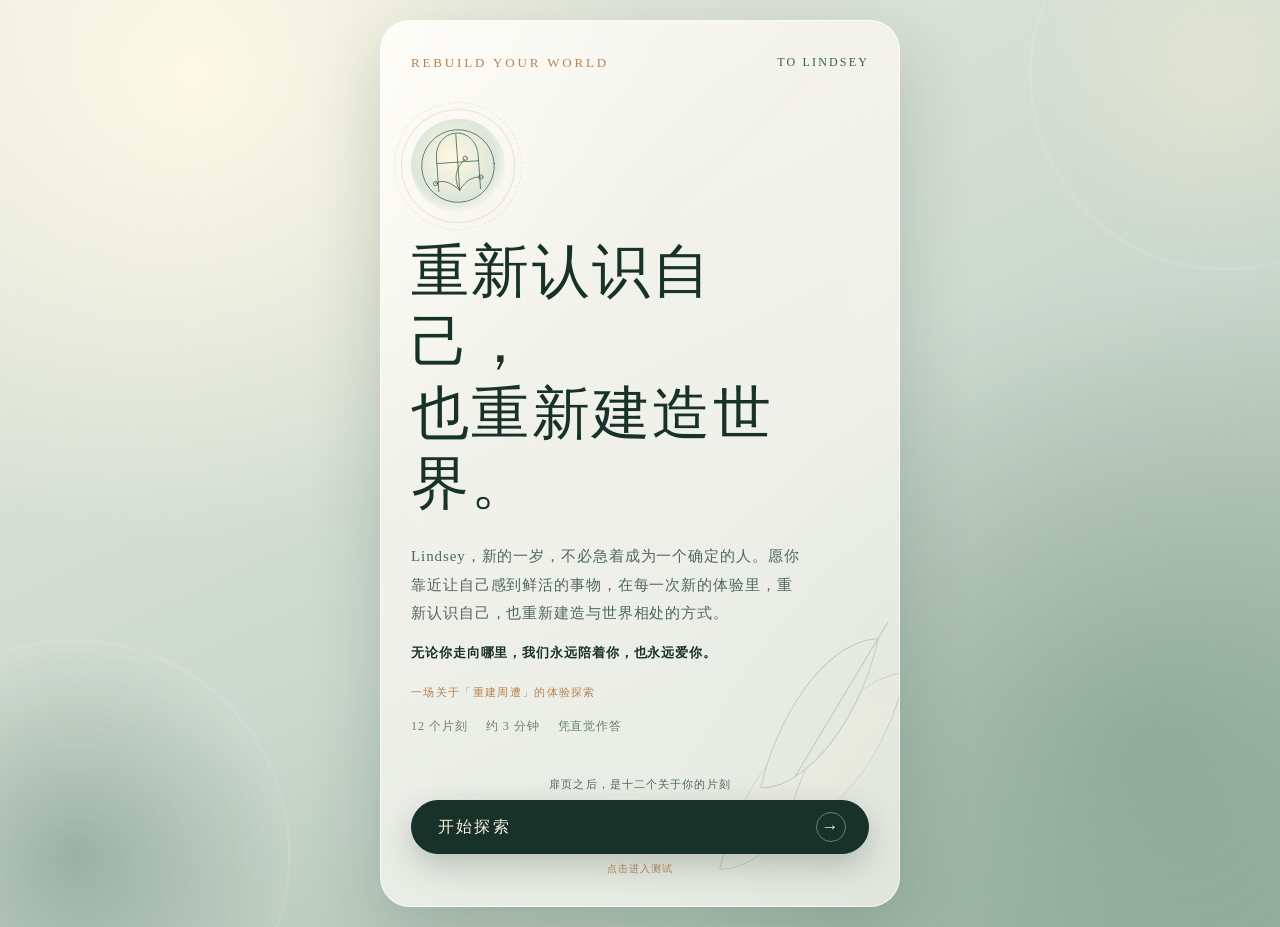
<file: index.html>
<!doctype html>
<html lang="zh-CN">
  <head>
    <meta charset="UTF-8" />
    <meta name="viewport" content="width=device-width, initial-scale=1.0, viewport-fit=cover" />
    <meta name="theme-color" content="#182b25" />
    <title>重建周遭｜新一岁体验测试</title>
    <link rel="stylesheet" href="./styles.css" />
  </head>
  <body>
    <div class="ambient ambient-one"></div>
    <div class="ambient ambient-two"></div>
    <main id="app" class="app-shell" aria-live="polite"></main>
    <canvas id="share-canvas" width="1080" height="1440" hidden></canvas>
    <script src="./app.js?v=20260615-activity-binding"></script>
  </body>
</html>
</file>
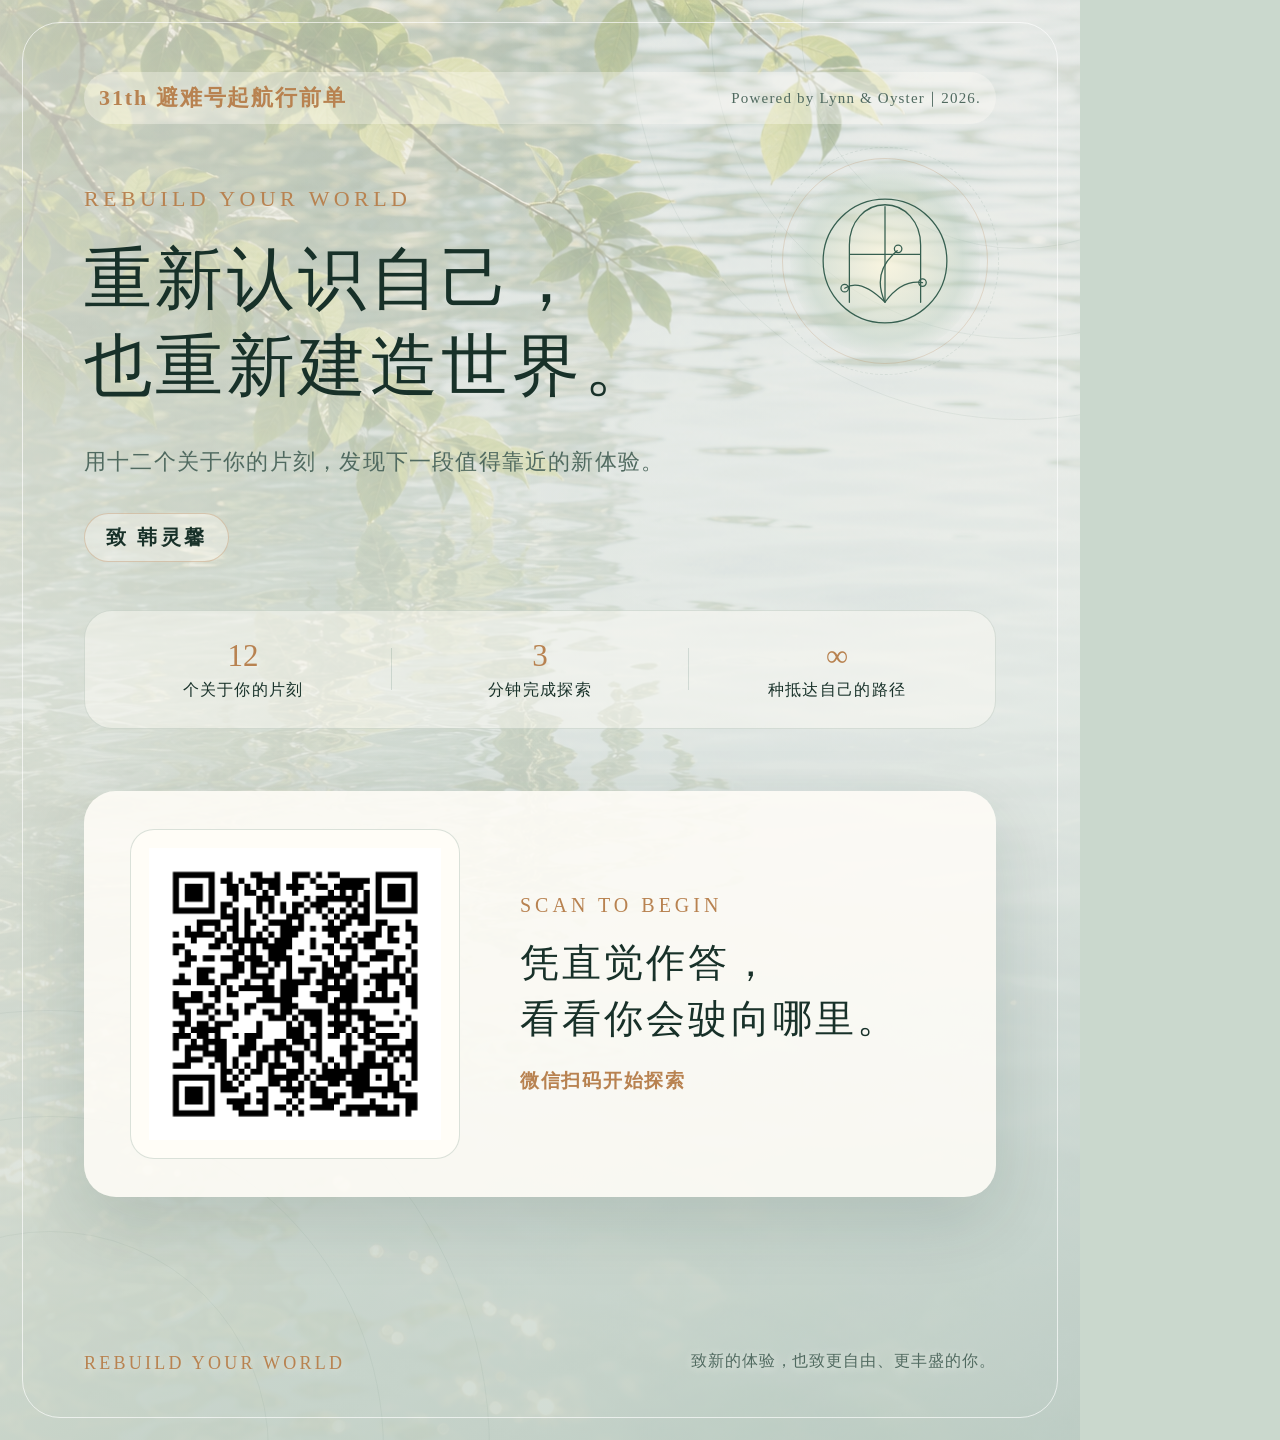
<file: share-poster.html>
<!doctype html>
<html lang="zh-CN">
  <head>
    <meta charset="UTF-8" />
    <meta name="viewport" content="width=device-width, initial-scale=1.0" />
    <title>重建周遭｜分享海报</title>
    <link rel="stylesheet" href="./share-poster.css" />
  </head>
  <body>
    <main class="poster">
      <div class="rings rings-top" aria-hidden="true"></div>
      <div class="rings rings-bottom" aria-hidden="true"></div>

      <header class="poster-header">
        <p>31th 避难号起航行前单</p>
        <span>Powered by Lynn &amp; Oyster｜2026.</span>
      </header>

      <section class="poster-title">
        <div class="window-mark" aria-hidden="true">
          <svg viewBox="0 0 160 160">
            <circle cx="80" cy="80" r="66"/>
            <path d="M42 124V63c0-25 17-43 38-43s38 18 38 43v61M80 22v102M42 73h76"/>
            <path d="M80 124c-10-22-5-40 13-55M80 124c13-18 26-23 40-21M80 124c-18-18-32-22-43-15"/>
            <circle cx="94" cy="67" r="4"/><circle cx="120" cy="103" r="4"/><circle cx="37" cy="109" r="4"/>
          </svg>
        </div>
        <p class="kicker">REBUILD YOUR WORLD</p>
        <h1>重新认识自己，<br />也重新建造世界。</h1>
        <p class="intro">用十二个关于你的片刻，发现下一段值得靠近的新体验。</p>
        <p class="recipient">致 韩灵馨</p>
      </section>

      <section class="journey" aria-label="测试信息">
        <p><strong>12</strong><span>个关于你的片刻</span></p>
        <i aria-hidden="true"></i>
        <p><strong>3</strong><span>分钟完成探索</span></p>
        <i aria-hidden="true"></i>
        <p><strong>∞</strong><span>种抵达自己的路径</span></p>
      </section>

      <section class="scan">
        <div class="qr-frame">
          <img src="./assets/share/birthday-experience-qr.png" alt="进入体验测试的二维码" />
        </div>
        <div class="scan-copy">
          <p>SCAN TO BEGIN</p>
          <h2>凭直觉作答，<br />看看你会驶向哪里。</h2>
          <span>微信扫码开始探索</span>
        </div>
      </section>

      <footer>
        <p>REBUILD YOUR WORLD</p>
        <span>致新的体验，也致更自由、更丰盛的你。</span>
      </footer>
    </main>
  </body>
</html>
</file>
<file: styles.css>
:root {
  --ink: #183129;
  --ink-soft: #4e675e;
  --paper: #f4efe2;
  --paper-deep: #e9dfcb;
  --leaf: #365f50;
  --moss: #668271;
  --gold: #b88250;
  --line: rgba(38, 71, 59, 0.18);
  --white-glass: rgba(255, 253, 247, 0.68);
  --shadow: 0 24px 70px rgba(18, 43, 35, 0.18);
}

* {
  box-sizing: border-box;
}

html {
  min-height: 100%;
  background: #d9e1d7;
}

body {
  min-height: 100vh;
  margin: 0;
  overflow-x: hidden;
  color: var(--ink);
  font-family: "Noto Serif SC", "Songti SC", "STSong", serif;
  background:
    radial-gradient(circle at 15% 8%, rgba(255, 251, 231, 0.9), transparent 34%),
    radial-gradient(circle at 90% 80%, rgba(95, 132, 112, 0.38), transparent 35%),
    linear-gradient(155deg, #e9eadf 0%, #cbd8ce 55%, #9fb7a7 100%);
}

body.save-panel-open {
  overflow: hidden;
}

button {
  font: inherit;
}

.ambient {
  position: fixed;
  z-index: 0;
  border: 1px solid rgba(255, 255, 255, 0.32);
  border-radius: 50%;
  pointer-events: none;
  filter: blur(1px);
}

.ambient-one {
  top: -120px;
  right: -140px;
  width: 390px;
  height: 390px;
  background: radial-gradient(circle, rgba(255, 242, 207, 0.35), transparent 68%);
}

.ambient-two {
  bottom: -170px;
  left: -140px;
  width: 430px;
  height: 430px;
  background: radial-gradient(circle, rgba(40, 85, 67, 0.28), transparent 68%);
}

.app-shell {
  position: relative;
  z-index: 1;
  display: grid;
  min-height: 100svh;
  place-items: center;
  padding: 20px;
}

.page {
  width: min(100%, 520px);
  animation: page-in 520ms ease both;
}

.paper-card {
  position: relative;
  overflow: hidden;
  border: 1px solid rgba(255, 255, 255, 0.58);
  border-radius: 30px;
  background:
    linear-gradient(135deg, rgba(255, 255, 255, 0.52), transparent 35%),
    var(--white-glass);
  box-shadow: var(--shadow);
  backdrop-filter: blur(22px);
  -webkit-backdrop-filter: blur(22px);
}

.paper-card::before {
  position: absolute;
  inset: 0;
  border-radius: inherit;
  background-image: repeating-linear-gradient(
    0deg,
    transparent,
    transparent 3px,
    rgba(55, 82, 68, 0.015) 4px
  );
  content: "";
  pointer-events: none;
}

.hero {
  display: flex;
  flex-direction: column;
  min-height: min(720px, calc(100svh - 40px));
  padding: 34px 30px 30px;
}

.hero-top,
.question-top,
.result-top {
  position: relative;
  z-index: 1;
}

.eyebrow {
  margin: 0 0 14px;
  color: var(--gold);
  font-family: "DM Serif Display", Georgia, serif;
  font-size: 13px;
  letter-spacing: 0.22em;
  text-transform: uppercase;
}

.dedication-row {
  display: flex;
  gap: 12px;
  align-items: start;
  justify-content: space-between;
}

.dedication {
  margin: 0;
  color: var(--leaf);
  font-family: "DM Serif Display", Georgia, serif;
  font-size: 12px;
  letter-spacing: 0.18em;
}

.hero-mark {
  position: relative;
  display: grid;
  width: 78px;
  height: 78px;
  margin: 46px 0 32px;
  place-items: center;
  border: 1px solid rgba(42, 84, 67, 0.28);
  border-radius: 50% 50% 48% 52%;
  color: var(--leaf);
  transform: rotate(-4deg);
}

.hero-mark-textured {
  border: 0;
  background:
    radial-gradient(circle, rgba(245, 232, 195, 0.74), rgba(181, 202, 185, 0.34) 58%, transparent 72%);
}

.hero-mark-window {
  width: 94px;
  height: 94px;
  margin: 34px 0 24px;
  background:
    radial-gradient(circle at 46% 42%, rgba(255, 248, 222, 0.92), rgba(190, 209, 190, 0.48) 56%, transparent 74%);
}

.hero-mark-window::before,
.hero-mark-window::after {
  position: absolute;
  width: 112px;
  height: 112px;
  border: 1px solid rgba(184, 130, 80, 0.2);
  border-radius: 50%;
  content: "";
}

.hero-mark-window::after {
  width: 126px;
  height: 126px;
  border-color: rgba(54, 95, 80, 0.1);
  border-style: dashed;
  transform: rotate(18deg);
}

.cover-mark-svg {
  width: 88px;
  height: 88px;
  overflow: visible;
  fill: none;
  stroke: var(--leaf);
  stroke-linecap: round;
  stroke-linejoin: round;
  stroke-width: 1.35;
}

.hero h1 {
  max-width: 410px;
  margin: 0;
  color: var(--ink);
  font-size: clamp(38px, 10vw, 58px);
  font-weight: 500;
  letter-spacing: 0.04em;
  line-height: 1.22;
}

.hero-lead {
  max-width: 390px;
  margin: 22px 0 0;
  color: var(--ink-soft);
  font-size: 15px;
  letter-spacing: 0.06em;
  line-height: 1.9;
}

.hero-love {
  max-width: 390px;
  margin: 13px 0 0;
  color: var(--ink);
  font-size: 13px;
  font-weight: 600;
  letter-spacing: 0.07em;
  line-height: 1.9;
}

.hero-theme {
  margin: 20px 0 0;
  color: var(--gold);
  font-size: 11px;
  letter-spacing: 0.12em;
}

.hero-meta {
  display: flex;
  gap: 18px;
  margin: 18px 0 24px;
  color: var(--moss);
  font-size: 12px;
  letter-spacing: 0.08em;
}

.cover-entry {
  position: relative;
  z-index: 2;
  display: grid;
  gap: 8px;
  margin-top: auto;
  padding-top: 18px;
  text-align: center;
}

.cover-entry-hint,
.cover-entry-note {
  margin: 0;
  color: var(--ink-soft);
  font-size: 11px;
  letter-spacing: 0.1em;
}

.cover-entry-note {
  color: var(--gold);
  font-size: 10px;
}

.cover-start-button {
  display: flex;
  align-items: center;
  justify-content: space-between;
  padding: 0 22px 0 26px;
}

.cover-start-arrow {
  display: grid;
  width: 30px;
  height: 30px;
  place-items: center;
  border: 1px solid rgba(248, 241, 223, 0.38);
  border-radius: 50%;
  font-family: Georgia, serif;
  font-size: 17px;
  transition: transform 180ms ease;
}

.cover-start-button:hover .cover-start-arrow,
.cover-start-button:focus-visible .cover-start-arrow {
  transform: translateX(3px);
}

.botanical {
  position: absolute;
  right: -26px;
  bottom: 60px;
  width: 190px;
  height: 240px;
  opacity: 0.23;
  transform: rotate(13deg);
}

.botanical::before,
.botanical::after {
  position: absolute;
  content: "";
}

.botanical::before {
  left: 92px;
  width: 1px;
  height: 230px;
  background: var(--leaf);
  transform: rotate(18deg);
}

.botanical::after {
  top: 34px;
  left: 40px;
  width: 82px;
  height: 150px;
  border: 1px solid var(--leaf);
  border-radius: 100% 0 100% 0;
  box-shadow:
    35px 34px 0 -1px var(--paper),
    35px 34px 0 0 var(--leaf),
    -22px 82px 0 -1px var(--paper),
    -22px 82px 0 0 var(--leaf);
  transform: rotate(-12deg) skew(-12deg);
}

.primary-button,
.secondary-button,
.ghost-button {
  position: relative;
  z-index: 2;
  width: 100%;
  min-height: 54px;
  border-radius: 999px;
  cursor: pointer;
  transition: transform 180ms ease, background 180ms ease, box-shadow 180ms ease;
}

.primary-button {
  border: 1px solid var(--ink);
  color: #f8f1df;
  background: var(--ink);
  box-shadow: 0 12px 32px rgba(25, 56, 45, 0.24);
  letter-spacing: 0.14em;
}

.primary-button:hover,
.primary-button:focus-visible {
  background: #284a3e;
  transform: translateY(-2px);
}

.secondary-button {
  border: 1px solid var(--line);
  color: var(--ink);
  background: rgba(255, 255, 255, 0.36);
}

.ghost-button {
  min-height: 44px;
  border: 0;
  color: var(--ink-soft);
  background: transparent;
  font-size: 13px;
}

.question-card {
  min-height: min(730px, calc(100svh - 40px));
  padding: 24px 22px;
}

.progress-row {
  display: grid;
  grid-template-columns: 42px 1fr auto;
  gap: 12px;
  align-items: center;
}

.back-button {
  display: grid;
  width: 40px;
  height: 40px;
  place-items: center;
  border: 1px solid var(--line);
  border-radius: 50%;
  color: var(--ink);
  background: rgba(255, 255, 255, 0.28);
  cursor: pointer;
}

.progress-track {
  height: 3px;
  overflow: hidden;
  border-radius: 99px;
  background: rgba(37, 74, 59, 0.12);
}

.progress-fill {
  height: 100%;
  border-radius: inherit;
  background: var(--gold);
  transition: width 360ms ease;
}

.progress-label {
  color: var(--moss);
  font-family: "DM Serif Display", Georgia, serif;
  font-size: 13px;
  letter-spacing: 0.08em;
}

.question-kicker {
  margin: 32px 0 10px;
  color: var(--gold);
  font-family: "DM Serif Display", Georgia, serif;
  font-size: 12px;
  letter-spacing: 0.2em;
  text-transform: uppercase;
}

.question-visual {
  display: flex;
  gap: 12px;
  align-items: center;
  margin-bottom: 10px;
  color: var(--gold);
}

.question-visual span {
  color: var(--moss);
  font-family: "DM Serif Display", Georgia, serif;
  font-size: 11px;
  letter-spacing: 0.14em;
}

.motif-svg {
  width: 58px;
  height: 58px;
  overflow: visible;
  fill: none;
  stroke: currentColor;
  stroke-linecap: round;
  stroke-linejoin: round;
  stroke-width: 1.4;
}

.question-title {
  min-height: 88px;
  margin: 0 0 20px;
  font-size: clamp(23px, 6.2vw, 30px);
  font-weight: 500;
  letter-spacing: 0.03em;
  line-height: 1.62;
}

.options {
  display: grid;
  gap: 11px;
}

.option {
  display: grid;
  grid-template-columns: 32px 1fr;
  gap: 10px;
  align-items: start;
  width: 100%;
  padding: 16px 16px 16px 14px;
  border: 1px solid var(--line);
  border-radius: 17px;
  color: var(--ink);
  text-align: left;
  background: rgba(255, 254, 249, 0.42);
  cursor: pointer;
  transition: border 180ms ease, background 180ms ease, transform 180ms ease;
}

.option:hover,
.option:focus-visible {
  border-color: rgba(55, 98, 80, 0.44);
  background: rgba(255, 254, 249, 0.74);
  transform: translateY(-1px);
}

.option.selected {
  border-color: var(--leaf);
  background: rgba(229, 237, 227, 0.84);
}

.option-letter {
  display: grid;
  width: 26px;
  height: 26px;
  place-items: center;
  border: 1px solid rgba(57, 95, 79, 0.26);
  border-radius: 50%;
  color: var(--gold);
  font-family: "DM Serif Display", Georgia, serif;
  font-size: 12px;
}

.option-text {
  font-size: 14px;
  letter-spacing: 0.025em;
  line-height: 1.8;
}

.result-card {
  padding: 28px 22px 24px;
}

.result-hero {
  position: relative;
  z-index: 1;
  padding: 0 0 24px;
  border-bottom: 1px solid var(--line);
  text-align: center;
}

.result-poster {
  display: block;
  width: min(100%, 390px);
  margin: 0 auto;
  border: 1px solid rgba(255, 255, 255, 0.7);
  border-radius: 22px;
  box-shadow: 0 18px 48px rgba(24, 49, 41, 0.2);
}

.result-dedication {
  margin: 0 0 12px;
  color: var(--gold);
  font-family: "DM Serif Display", Georgia, serif;
  font-size: 11px;
  letter-spacing: 0.22em;
}

.persona-art {
  display: grid;
  width: 164px;
  height: 164px;
  margin: 0 auto 12px;
  place-items: center;
  border-radius: 50%;
  background:
    radial-gradient(circle, rgba(250, 243, 221, 0.9), rgba(218, 228, 216, 0.62) 58%, transparent 70%);
}

.persona-illustration {
  width: 150px;
  height: 150px;
  overflow: visible;
  fill: none;
  stroke: var(--leaf);
  stroke-linecap: round;
  stroke-linejoin: round;
  stroke-width: 1.35;
}

.result-code {
  margin: 0 0 8px;
  color: var(--gold);
  font-family: "DM Serif Display", Georgia, serif;
  font-size: 13px;
  letter-spacing: 0.18em;
  text-transform: uppercase;
}

.result-name {
  margin: 0;
  font-family: "DM Serif Display", "Noto Serif SC", serif;
  font-size: clamp(34px, 9vw, 50px);
  font-weight: 400;
  line-height: 1.14;
}

.result-cn {
  margin: 10px 0 0;
  color: var(--ink-soft);
  font-size: 16px;
  letter-spacing: 0.18em;
}

.result-section {
  position: relative;
  z-index: 1;
  padding: 26px 4px;
  border-bottom: 1px solid var(--line);
}

.section-label {
  margin: 0 0 12px;
  color: var(--gold);
  font-family: "DM Serif Display", Georgia, serif;
  font-size: 11px;
  letter-spacing: 0.2em;
  text-transform: uppercase;
}

.result-section h3 {
  margin: 0 0 13px;
  font-size: 21px;
  font-weight: 600;
  letter-spacing: 0.05em;
}

.result-section p {
  margin: 0;
  color: var(--ink-soft);
  font-size: 14px;
  letter-spacing: 0.035em;
  line-height: 2;
}

.recommendation-box {
  margin-top: 18px;
  padding: 20px;
  border: 1px solid rgba(183, 130, 80, 0.28);
  border-radius: 20px;
  background: rgba(247, 239, 220, 0.58);
}

.recommendation-box strong {
  display: block;
  margin-bottom: 8px;
  font-size: 20px;
  font-weight: 600;
  letter-spacing: 0.06em;
}

.recommendation-box .recommendation-label {
  margin-top: 18px;
  color: var(--gold);
  font-size: 10px;
  font-weight: 600;
  letter-spacing: 0.14em;
}

.schedule {
  display: grid;
  gap: 10px;
  margin: 16px 0 0;
  padding: 0;
  list-style: none;
}

.more-directions {
  margin-top: 18px;
  padding-top: 15px;
  border-top: 1px solid rgba(183, 130, 80, 0.2);
}

.more-directions span {
  color: var(--gold);
  font-size: 10px;
  font-weight: 600;
  letter-spacing: 0.1em;
}

.more-directions p {
  margin-top: 8px;
  color: var(--ink) !important;
  font-size: 13px !important;
  line-height: 1.8 !important;
}

.schedule li {
  display: grid;
  grid-template-columns: 28px 1fr;
  gap: 10px;
  align-items: baseline;
  color: var(--ink-soft);
  font-size: 13px;
  line-height: 1.7;
}

.schedule span {
  color: var(--gold);
  font-family: "DM Serif Display", Georgia, serif;
}

.quote {
  margin: 0;
  padding-left: 17px;
  border-left: 1px solid var(--gold);
}

.quote-original {
  margin-top: 10px !important;
  color: var(--gold) !important;
  font-family: "DM Serif Display", Georgia, serif;
  font-size: 13px !important;
  font-style: normal;
  letter-spacing: 0.06em !important;
  line-height: 1.6 !important;
}

.quote-translation {
  color: var(--ink) !important;
  font-size: 17px !important;
  font-weight: 600;
}

.quote-source {
  margin-top: 10px !important;
  color: var(--gold) !important;
  font-size: 11px !important;
  letter-spacing: 0.12em !important;
}

.blessing {
  padding: 36px 14px 28px;
  color: var(--ink);
  text-align: center;
  font-size: 18px;
  letter-spacing: 0.08em;
  line-height: 2;
}

.result-signoff {
  position: relative;
  z-index: 1;
  display: grid;
  gap: 6px;
  margin: 0 0 26px;
  text-align: center;
}

.result-signoff span {
  color: var(--gold);
  font-family: "DM Serif Display", Georgia, serif;
  font-size: 10px;
  letter-spacing: 0.22em;
}

.result-signoff strong {
  color: var(--ink-soft);
  font-family: "DM Serif Display", Georgia, serif;
  font-size: 12px;
  font-weight: 400;
  letter-spacing: 0.12em;
}

.result-actions {
  position: relative;
  z-index: 1;
  display: grid;
  gap: 10px;
  padding-top: 8px;
}

.save-panel {
  position: fixed;
  z-index: 20;
  inset: 0;
  display: grid;
  align-items: end;
}

.save-panel[hidden] {
  display: none;
}

.save-panel-backdrop {
  position: absolute;
  inset: 0;
  border: 0;
  background: rgba(18, 43, 35, 0.48);
  backdrop-filter: blur(6px);
  -webkit-backdrop-filter: blur(6px);
}

.save-sheet {
  position: relative;
  z-index: 1;
  width: min(100%, 520px);
  margin: 0 auto;
  padding: 12px 20px calc(20px + env(safe-area-inset-bottom));
  border: 1px solid rgba(255, 255, 255, 0.62);
  border-radius: 28px 28px 0 0;
  background: rgba(247, 243, 232, 0.97);
  box-shadow: 0 -20px 60px rgba(18, 43, 35, 0.2);
  animation: sheet-in 280ms ease both;
}

.save-sheet-handle {
  width: 38px;
  height: 4px;
  margin: 0 auto 22px;
  border-radius: 99px;
  background: rgba(54, 95, 80, 0.22);
}

.save-sheet h3 {
  margin: 5px 0 8px;
  font-size: 22px;
  font-weight: 600;
}

.save-sheet-intro {
  margin: 0 0 18px;
  color: var(--ink-soft);
  font-size: 12px;
  letter-spacing: 0.05em;
}

.save-options {
  display: grid;
  gap: 10px;
}

.save-choice[hidden],
.save-preview[hidden] {
  display: none;
}

.save-preview {
  display: grid;
  gap: 12px;
}

.save-preview-hint {
  margin: 0;
  color: var(--gold);
  font-size: 11px;
  letter-spacing: 0.08em;
  text-align: center;
}

.save-preview img {
  display: block;
  width: auto;
  max-width: 100%;
  max-height: min(56svh, 560px);
  margin: 0 auto;
  border: 1px solid var(--line);
  border-radius: 12px;
  box-shadow: 0 12px 30px rgba(18, 43, 35, 0.14);
}

.save-option {
  display: grid;
  grid-template-columns: 48px 1fr 28px;
  gap: 14px;
  align-items: center;
  width: 100%;
  padding: 13px;
  border: 1px solid var(--line);
  border-radius: 18px;
  color: var(--ink);
  background: rgba(255, 255, 255, 0.48);
  text-align: left;
  cursor: pointer;
  transition: border-color 180ms ease, transform 180ms ease, background 180ms ease;
}

.save-option:hover,
.save-option:focus-visible {
  border-color: rgba(54, 95, 80, 0.42);
  background: rgba(255, 255, 255, 0.72);
  transform: translateY(-1px);
}

.save-option:disabled {
  cursor: wait;
  opacity: 0.65;
}

.save-option-preview {
  position: relative;
  display: block;
  justify-self: center;
  border: 1px solid rgba(54, 95, 80, 0.24);
  border-radius: 5px;
  background:
    radial-gradient(circle at 50% 30%, rgba(184, 130, 80, 0.42), transparent 24%),
    linear-gradient(160deg, #e7eadc, #c1d1c3);
}

.save-option-preview::after {
  position: absolute;
  right: 5px;
  bottom: 6px;
  left: 5px;
  height: 1px;
  background: rgba(54, 95, 80, 0.3);
  box-shadow: 0 -5px rgba(54, 95, 80, 0.18), 0 -10px rgba(54, 95, 80, 0.13);
  content: "";
}

.save-option-preview-card {
  width: 34px;
  height: 46px;
}

.save-option-preview-long {
  width: 27px;
  height: 52px;
}

.save-option-copy {
  display: grid;
  gap: 4px;
}

.save-option-copy strong {
  font-size: 14px;
  letter-spacing: 0.05em;
}

.save-option-copy small {
  color: var(--ink-soft);
  font-size: 10px;
  letter-spacing: 0.03em;
  line-height: 1.55;
}

.save-option-arrow {
  display: grid;
  width: 26px;
  height: 26px;
  place-items: center;
  border: 1px solid var(--line);
  border-radius: 50%;
  color: var(--gold);
  font-family: Georgia, serif;
}

.toast {
  position: fixed;
  z-index: 5;
  bottom: 28px;
  left: 50%;
  padding: 10px 18px;
  border-radius: 999px;
  color: #f8f1df;
  background: rgba(24, 49, 41, 0.94);
  font-size: 12px;
  letter-spacing: 0.08em;
  transform: translateX(-50%);
  animation: toast-in 2.4s ease both;
}

@keyframes page-in {
  from {
    opacity: 0;
    transform: translateY(12px);
  }
  to {
    opacity: 1;
    transform: translateY(0);
  }
}

@keyframes toast-in {
  0%,
  100% {
    opacity: 0;
    transform: translate(-50%, 8px);
  }
  12%,
  85% {
    opacity: 1;
    transform: translate(-50%, 0);
  }
}

@keyframes sheet-in {
  from {
    opacity: 0;
    transform: translateY(24px);
  }
  to {
    opacity: 1;
    transform: translateY(0);
  }
}

@media (max-width: 440px) {
  .app-shell {
    padding: 10px;
  }

  .paper-card {
    border-radius: 25px;
  }

  .hero {
    min-height: calc(100svh - 20px);
    padding: 28px 22px 24px;
  }

  .hero-mark {
    margin-top: 38px;
  }

  .hero-mark-window {
    margin-top: 26px;
  }

  .hero h1 {
    font-size: clamp(34px, 9.5vw, 42px);
  }

  .hero-lead {
    margin-top: 18px;
    font-size: 14px;
    line-height: 1.82;
  }

  .hero-theme {
    margin-top: 16px;
  }

  .hero-meta {
    margin: 15px 0 8px;
  }

  .cover-entry {
    padding-top: 14px;
  }

  .question-card {
    min-height: calc(100svh - 20px);
    padding: 20px 16px;
  }

  .question-kicker {
    margin-top: 22px;
  }

  .question-title {
    min-height: 78px;
    margin-bottom: 18px;
  }

  .option {
    padding: 13px 12px;
  }

  .option-text {
    font-size: 13px;
    line-height: 1.7;
  }
}

@media (prefers-reduced-motion: reduce) {
  *,
  *::before,
  *::after {
    scroll-behavior: auto !important;
    transition-duration: 0.01ms !important;
    animation-duration: 0.01ms !important;
    animation-iteration-count: 1 !important;
  }
}
</file>
<file: share-poster.css>
:root {
  --ink: #183129;
  --soft: #506a60;
  --gold: #b88250;
  --leaf: #365f50;
  --paper: #f4efe2;
}

* {
  box-sizing: border-box;
}

html,
body {
  width: 1080px;
  min-height: 1440px;
  margin: 0;
}

body {
  color: var(--ink);
  font-family: "Songti SC", "STSong", "Noto Serif CJK SC", serif;
  background: #cad8cd;
}

.poster {
  position: relative;
  display: flex;
  flex-direction: column;
  width: 1080px;
  min-height: 1440px;
  overflow: hidden;
  padding: 72px 84px 66px;
  background:
    linear-gradient(155deg, #f1eee1 0%, #d6dfd5 60%, #aac0ae 100%);
}

.poster::before {
  position: absolute;
  inset: 0;
  background:
    linear-gradient(180deg, rgba(244, 239, 226, 0.32) 0%, rgba(238, 242, 232, 0.58) 49%, rgba(205, 220, 208, 0.74) 100%),
    linear-gradient(90deg, rgba(244, 239, 226, 0.5), transparent 64%),
    url("./assets/share/water-reflection-background.png") center / cover no-repeat;
  content: "";
  opacity: 0.74;
  filter: saturate(0.72);
}

.poster::after {
  position: absolute;
  inset: 22px;
  border: 1px solid rgba(255, 255, 255, 0.65);
  border-radius: 38px;
  content: "";
  pointer-events: none;
}

.rings {
  position: absolute;
  border: 1px solid rgba(54, 95, 80, 0.13);
  border-radius: 50%;
}

.rings::before,
.rings::after {
  position: absolute;
  border: inherit;
  border-radius: inherit;
  content: "";
}

.rings-top {
  top: -360px;
  right: -330px;
  width: 780px;
  height: 780px;
  opacity: 0.55;
}

.rings-top::before {
  inset: 80px;
}

.rings-top::after {
  inset: 170px;
}

.rings-bottom {
  bottom: -450px;
  left: -390px;
  width: 880px;
  height: 880px;
  opacity: 0.45;
}

.rings-bottom::before {
  inset: 105px;
}

.rings-bottom::after {
  inset: 220px;
}

.poster-header,
.poster-title,
.journey,
.scan,
footer {
  position: relative;
  z-index: 1;
}

.poster-header {
  display: flex;
  align-items: center;
  justify-content: space-between;
  padding: 11px 15px;
  border-radius: 999px;
  background: rgba(255, 253, 247, 0.34);
  letter-spacing: 0.12em;
}

.poster-header p {
  margin: 0;
  color: var(--gold);
  font-size: 22px;
  font-weight: 600;
}

.poster-header span {
  color: var(--soft);
  font-family: Georgia, serif;
  font-size: 15px;
  letter-spacing: 0.08em;
}

.poster-title {
  margin-top: 62px;
}

.window-mark {
  position: absolute;
  top: -20px;
  right: 16px;
  display: grid;
  width: 190px;
  height: 190px;
  place-items: center;
  border-radius: 50%;
  background: radial-gradient(circle, rgba(255, 248, 222, 0.76), rgba(180, 202, 183, 0.36) 58%, transparent 73%);
}

.window-mark::before,
.window-mark::after {
  position: absolute;
  width: 204px;
  height: 204px;
  border: 1px solid rgba(184, 130, 80, 0.22);
  border-radius: 50%;
  content: "";
}

.window-mark::after {
  width: 226px;
  height: 226px;
  border-color: rgba(54, 95, 80, 0.1);
  border-style: dashed;
}

.window-mark svg {
  width: 150px;
  fill: none;
  stroke: var(--leaf);
  stroke-linecap: round;
  stroke-linejoin: round;
  stroke-width: 1.35;
}

.kicker {
  margin: 0 0 24px;
  color: var(--gold);
  font-family: Georgia, serif;
  font-size: 22px;
  letter-spacing: 0.2em;
}

h1 {
  max-width: 720px;
  margin: 0;
  font-size: 68px;
  font-weight: 500;
  letter-spacing: 0.05em;
  line-height: 1.28;
}

.intro {
  width: 100%;
  max-width: none;
  margin: 32px 0 0;
  color: var(--soft);
  font-size: 22px;
  letter-spacing: 0.055em;
  line-height: 1.85;
  white-space: nowrap;
}

.recipient {
  display: inline-block;
  margin: 30px 0 0;
  padding: 10px 21px;
  border: 1px solid rgba(184, 130, 80, 0.34);
  border-radius: 999px;
  color: var(--ink);
  background: rgba(255, 253, 247, 0.35);
  font-size: 20px;
  font-weight: 600;
  letter-spacing: 0.16em;
}

.journey {
  display: grid;
  grid-template-columns: 1fr 1px 1fr 1px 1fr;
  gap: 24px;
  align-items: center;
  margin-top: 48px;
  padding: 27px 34px;
  border: 1px solid rgba(54, 95, 80, 0.14);
  border-radius: 28px;
  background: rgba(255, 253, 247, 0.45);
}

.journey p {
  display: grid;
  gap: 6px;
  margin: 0;
  text-align: center;
}

.journey i {
  width: 1px;
  height: 42px;
  background: rgba(54, 95, 80, 0.16);
}

.journey strong {
  color: var(--gold);
  font-family: Georgia, serif;
  font-size: 31px;
  font-weight: 400;
}

.journey span {
  color: var(--ink);
  font-size: 16px;
  letter-spacing: 0.08em;
}

.scan {
  display: grid;
  grid-template-columns: 330px 1fr;
  gap: 60px;
  align-items: center;
  margin-top: 62px;
  padding: 38px 46px;
  border-radius: 32px;
  background: rgba(255, 253, 247, 0.88);
  box-shadow: 0 24px 70px rgba(18, 43, 35, 0.13);
}

.qr-frame {
  display: grid;
  width: 330px;
  height: 330px;
  place-items: center;
  border: 1px solid rgba(54, 95, 80, 0.18);
  border-radius: 24px;
  background: #fffdf7;
}

.qr-frame img {
  width: 292px;
  height: 292px;
}

.scan-copy p {
  margin: 0 0 18px;
  color: var(--gold);
  font-family: Georgia, serif;
  font-size: 20px;
  letter-spacing: 0.2em;
}

.scan-copy h2 {
  margin: 0;
  font-size: 39px;
  font-weight: 500;
  letter-spacing: 0.08em;
  line-height: 1.45;
}

.scan-copy span {
  display: block;
  margin-top: 20px;
  color: var(--gold);
  font-size: 19px;
  font-weight: 600;
  letter-spacing: 0.09em;
}

footer {
  display: flex;
  align-items: end;
  justify-content: space-between;
  margin-top: auto;
  padding-top: 52px;
  text-shadow: 0 1px 10px rgba(255, 253, 247, 0.75);
}

footer p,
footer span {
  margin: 0;
}

footer p {
  color: var(--gold);
  font-family: Georgia, serif;
  font-size: 18px;
  letter-spacing: 0.18em;
}

footer span {
  max-width: 410px;
  color: var(--soft);
  font-size: 16px;
  letter-spacing: 0.06em;
  line-height: 1.7;
  text-align: right;
}
</file>
